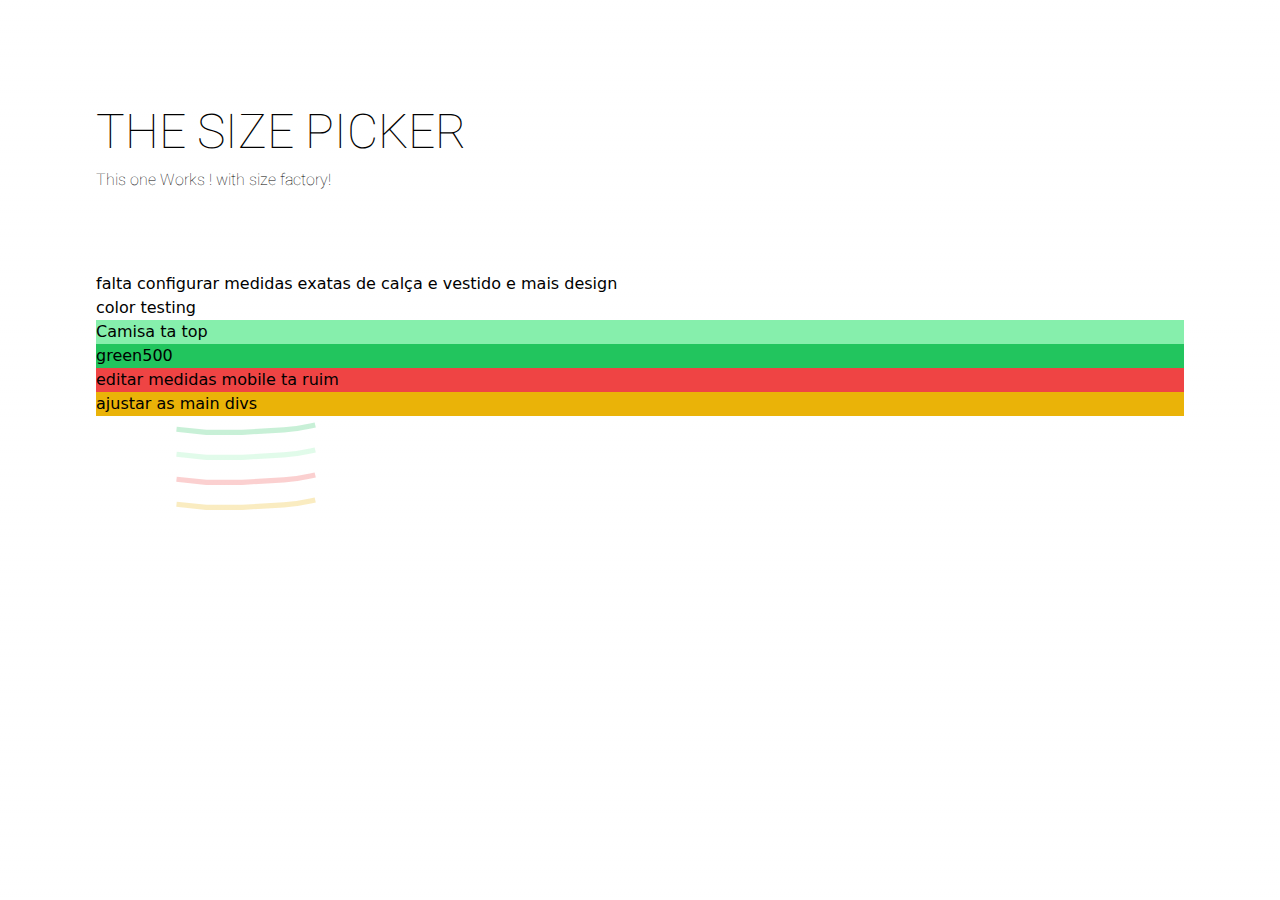
<file: index.html>
<!DOCTYPE html><html lang="pt-br"><head><meta charSet="utf-8"/><meta name="viewport" content="width=device-width"/><meta name="next-head-count" content="2"/><meta charSet="utf-8"/><link rel="preload" href="/_next/static/media/2aaf0723e720e8b9-s.p.woff2" as="font" type="font/woff2" crossorigin="anonymous" data-next-font="size-adjust"/><link rel="preload" href="/_next/static/media/02205c9944024f15-s.p.woff2" as="font" type="font/woff2" crossorigin="anonymous" data-next-font="size-adjust"/><link rel="preload" href="/_next/static/css/4016786e24094b34.css" as="style"/><link rel="stylesheet" href="/_next/static/css/4016786e24094b34.css" data-n-g=""/><link rel="preload" href="/_next/static/css/4cafdec78a07d6d7.css" as="style"/><link rel="stylesheet" href="/_next/static/css/4cafdec78a07d6d7.css" data-n-p=""/><noscript data-n-css=""></noscript><script defer="" nomodule="" src="/_next/static/chunks/polyfills-c67a75d1b6f99dc8.js"></script><script src="/_next/static/chunks/webpack-8fa1640cc84ba8fe.js" defer=""></script><script src="/_next/static/chunks/framework-2c79e2a64abdb08b.js" defer=""></script><script src="/_next/static/chunks/main-e9e843a2602bc4fa.js" defer=""></script><script src="/_next/static/chunks/pages/_app-ae907860a06fe57a.js" defer=""></script><script src="/_next/static/chunks/pages/index-fe4bf755696337c8.js" defer=""></script><script src="/_next/static/CkcMYuB_h9ZZbZR1oqimV/_buildManifest.js" defer=""></script><script src="/_next/static/CkcMYuB_h9ZZbZR1oqimV/_ssgManifest.js" defer=""></script></head><body class="bg-white"><div id="__next"><main class="flex-col  items-center justify-between p-24"><div class="__className_2e689e text-[3rem]">THE SIZE PICKER</div><div class="__className_2e689e mb-20"> This one Works ! with size factory!</div><div>falta configurar medidas exatas de calça e vestido e mais design</div><div>color testing<div class="bg-green-300">Camisa ta top</div><div class="bg-green-500">green500</div><div class="bg-red-500">editar medidas mobile ta ruim</div><div class="bg-yellow-500">ajustar as main divs</div><div><svg class="relative left-20" width="140" height="25" viewBox="0 0 273 25" fill="none" xmlns="http://www.w3.org/2000/svg"><path class="stroke-green-500 shadow-lg outline-1 opacity-25" d="M1 14L59 20H129L210.198 15.0904C227.703 14.0319 245.092 11.5362 262.188 7.62847L271.5 5.5" stroke-width="10"></path></svg><svg class="relative left-20" width="140" height="25" viewBox="0 0 273 25" fill="none" xmlns="http://www.w3.org/2000/svg"><path class="stroke-green-300 shadow-lg outline-1 opacity-25" d="M1 14L59 20H129L210.198 15.0904C227.703 14.0319 245.092 11.5362 262.188 7.62847L271.5 5.5" stroke-width="10"></path></svg><svg class="relative left-20" width="140" height="25" viewBox="0 0 273 25" fill="none" xmlns="http://www.w3.org/2000/svg"><path class="stroke-red-500 shadow-lg outline-1 opacity-25" d="M1 14L59 20H129L210.198 15.0904C227.703 14.0319 245.092 11.5362 262.188 7.62847L271.5 5.5" stroke-width="10"></path></svg><svg class="relative left-20" width="140" height="25" viewBox="0 0 273 25" fill="none" xmlns="http://www.w3.org/2000/svg"><path class="stroke-yellow-500 shadow-lg outline-1 opacity-25" d="M1 14L59 20H129L210.198 15.0904C227.703 14.0319 245.092 11.5362 262.188 7.62847L271.5 5.5" stroke-width="10"></path></svg></div></div></main></div><script id="__NEXT_DATA__" type="application/json">{"props":{"pageProps":{}},"page":"/","query":{},"buildId":"CkcMYuB_h9ZZbZR1oqimV","nextExport":true,"autoExport":true,"isFallback":false,"scriptLoader":[]}</script></body></html>
</file>
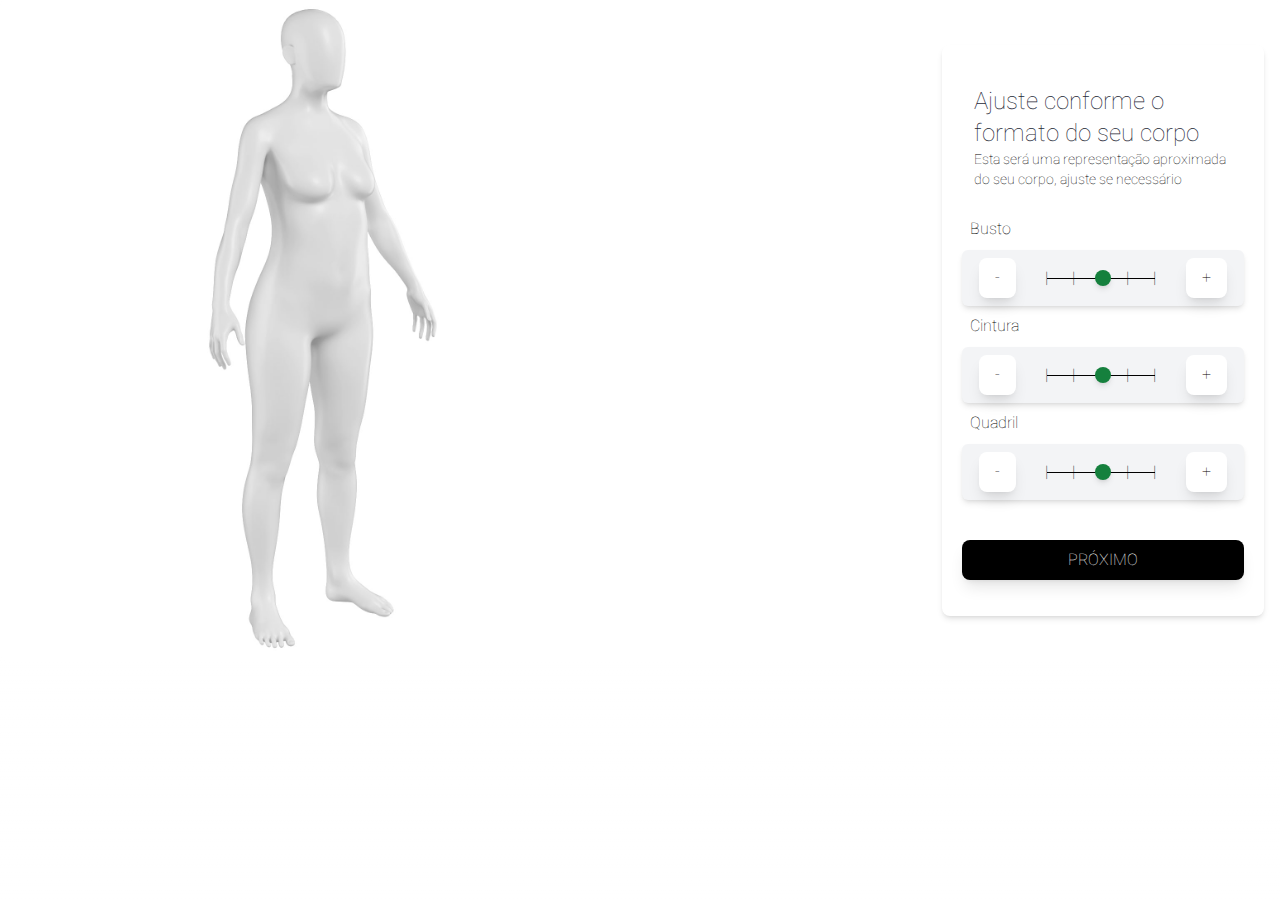
<file: doll/DollPage.html>
<!DOCTYPE html><html lang="pt-br"><head><meta charSet="utf-8"/><meta name="viewport" content="width=device-width"/><link rel="preload" as="image" href="/imgs_lela/010101.jpeg" fetchpriority="high"/><meta name="next-head-count" content="3"/><meta charSet="utf-8"/><link rel="preload" href="/_next/static/media/2aaf0723e720e8b9-s.p.woff2" as="font" type="font/woff2" crossorigin="anonymous" data-next-font="size-adjust"/><link rel="preload" href="/_next/static/media/02205c9944024f15-s.p.woff2" as="font" type="font/woff2" crossorigin="anonymous" data-next-font="size-adjust"/><link rel="preload" href="/_next/static/css/4016786e24094b34.css" as="style"/><link rel="stylesheet" href="/_next/static/css/4016786e24094b34.css" data-n-g=""/><link rel="preload" href="/_next/static/css/4cafdec78a07d6d7.css" as="style"/><link rel="stylesheet" href="/_next/static/css/4cafdec78a07d6d7.css" data-n-p=""/><noscript data-n-css=""></noscript><script defer="" nomodule="" src="/_next/static/chunks/polyfills-c67a75d1b6f99dc8.js"></script><script src="/_next/static/chunks/webpack-8fa1640cc84ba8fe.js" defer=""></script><script src="/_next/static/chunks/framework-2c79e2a64abdb08b.js" defer=""></script><script src="/_next/static/chunks/main-e9e843a2602bc4fa.js" defer=""></script><script src="/_next/static/chunks/pages/_app-ae907860a06fe57a.js" defer=""></script><script src="/_next/static/chunks/309-76b897040d64d250.js" defer=""></script><script src="/_next/static/chunks/pages/doll/DollPage-b6a65045557752a8.js" defer=""></script><script src="/_next/static/CkcMYuB_h9ZZbZR1oqimV/_buildManifest.js" defer=""></script><script src="/_next/static/CkcMYuB_h9ZZbZR1oqimV/_ssgManifest.js" defer=""></script></head><body class="bg-white"><div id="__next"><main class="__className_2e689e flex w-[100%] rounded-lg items-center bg-white"><div class="flex justify-center w-[100%] shadow-none "><div class="flex min-w-[13rem] justify-center max-w-[39%]"><img alt="a manequin that changes its sizes" fetchpriority="high" width="600" height="1600" decoding="async" data-nimg="1" style="color:transparent" src="/imgs_lela/010101.jpeg"/></div></div><div class="flex w-[100%] mr-2 justify-end"><div class="flex flex-col min-w-[20.125rem] max-w-[50%] p-5 bg-white rounded-lg shadow-md m-2"><h1 class="text-gray-800 pl-3 pt-5 text-2xl font-medium">Ajuste conforme o formato do seu corpo</h1><p class="text-sm text-black px-3 pb-5">Esta será uma representação aproximada do seu corpo, ajuste se necessário</p><div class=" flex flex-col"><h1 class="p-2 text-black">Busto</h1><hr class="relative ml-[85px] mr-[89px] top-[29px] shadow-md border-black"/><div class="flex justify-around p-2 bg-gray-100 rounded-md shadow-md"><div class="absolute"><div id="thumb" class="relative right-14 top-3 bg-green-700 shadow-md rounded-full p-2"></div></div><button class="p-2 px-4 mx-2 rounded-lg shadow-lg bg-white text-black">-</button><div class="flex items-center px-2"><button class=" text-black px-3">|</button><button class=" text-black px-3">|</button><button class=" text-black px-3">|</button><button class=" text-black px-3">|</button><button class=" text-black px-3">|</button></div><button class="p-2 px-4 rounded-lg shadow-lg bg-white mx-2 text-black">+</button></div></div><div class=" flex flex-col"><h1 class="p-2 text-black">Cintura</h1><hr class="relative ml-[85px] mr-[89px] top-[29px] shadow-md border-black"/><div class="flex justify-around p-2 bg-gray-100 rounded-md shadow-md"><div class="absolute"><div id="thumb" class="relative right-14 top-3 bg-green-700 shadow-md rounded-full p-2"></div></div><button class="p-2 px-4 mx-2 rounded-lg shadow-lg bg-white text-black">-</button><div class="flex items-center px-2"><button class=" text-black px-3">|</button><button class=" text-black px-3">|</button><button class=" text-black px-3">|</button><button class=" text-black px-3">|</button><button class=" text-black px-3">|</button></div><button class="p-2 px-4 rounded-lg shadow-lg bg-white mx-2 text-black">+</button></div></div><div class=" flex flex-col"><h1 class="p-2 text-black">Quadril</h1><hr class="relative ml-[85px] mr-[89px] top-[29px] shadow-md border-black"/><div class="flex justify-around p-2 bg-gray-100 rounded-md shadow-md"><div class="absolute"><div id="thumb" class="relative right-14 top-3 bg-green-700 shadow-md rounded-full p-2"></div></div><button class="p-2 px-4 mx-2 rounded-lg shadow-lg bg-white text-black">-</button><div class="flex items-center px-2"><button class=" text-black px-3">|</button><button class=" text-black px-3">|</button><button class=" text-black px-3">|</button><button class=" text-black px-3">|</button><button class=" text-black px-3">|</button></div><button class="p-2 px-4 rounded-lg shadow-lg bg-white mx-2 text-black">+</button></div></div><button class="rounded-lg bg-black shadow-lg py-2 my-4 mt-10 text-white  ">PRÓXIMO</button></div></div></main></div><script id="__NEXT_DATA__" type="application/json">{"props":{"pageProps":{}},"page":"/doll/DollPage","query":{},"buildId":"CkcMYuB_h9ZZbZR1oqimV","nextExport":true,"autoExport":true,"isFallback":false,"scriptLoader":[]}</script></body></html>
</file>
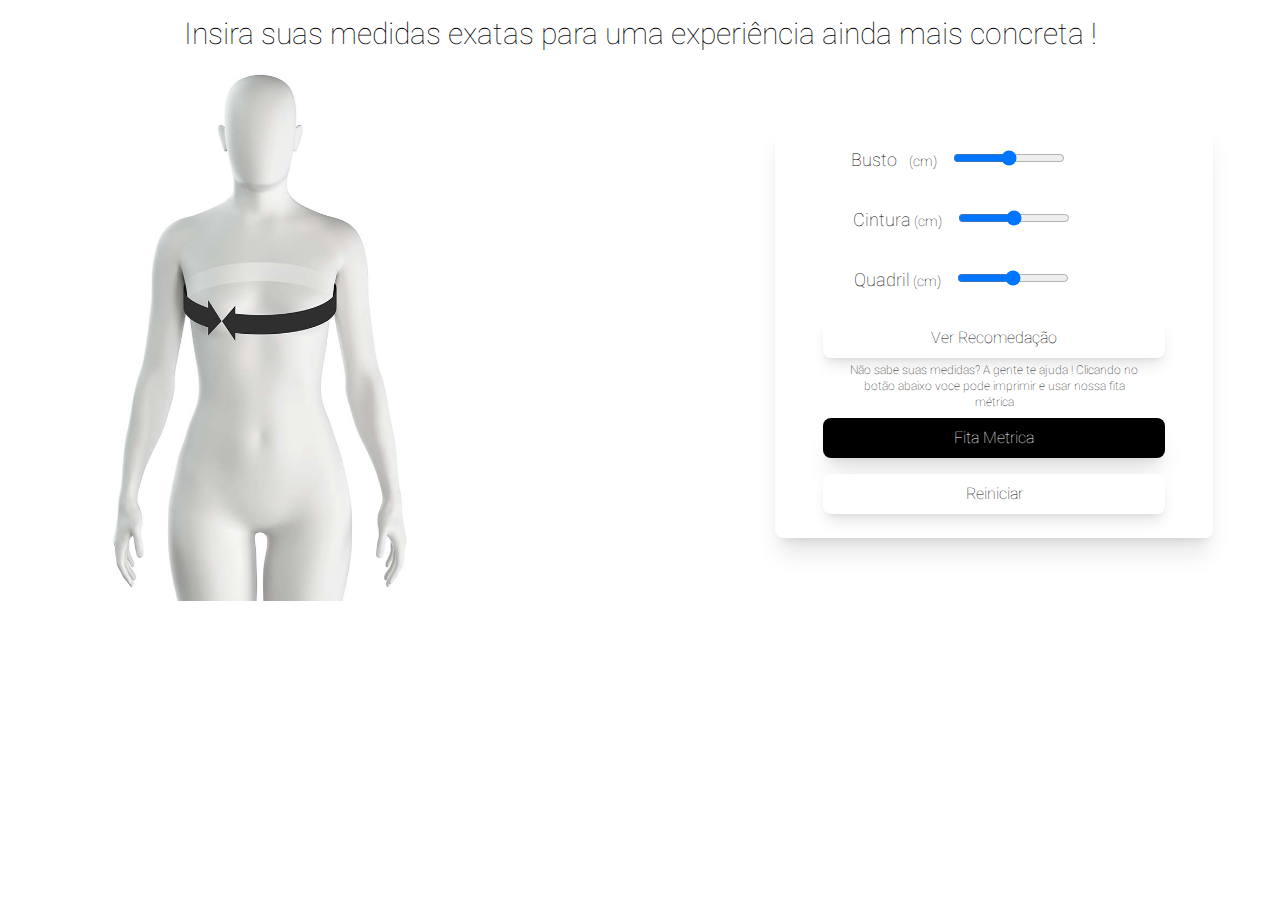
<file: medidas/EditarMedidas.html>
<!DOCTYPE html><html lang="pt-br"><head><meta charSet="utf-8"/><meta name="viewport" content="width=device-width"/><meta name="next-head-count" content="2"/><meta charSet="utf-8"/><link rel="preload" href="/_next/static/media/2aaf0723e720e8b9-s.p.woff2" as="font" type="font/woff2" crossorigin="anonymous" data-next-font="size-adjust"/><link rel="preload" href="/_next/static/media/02205c9944024f15-s.p.woff2" as="font" type="font/woff2" crossorigin="anonymous" data-next-font="size-adjust"/><link rel="preload" href="/_next/static/css/4016786e24094b34.css" as="style"/><link rel="stylesheet" href="/_next/static/css/4016786e24094b34.css" data-n-g=""/><link rel="preload" href="/_next/static/css/4cafdec78a07d6d7.css" as="style"/><link rel="stylesheet" href="/_next/static/css/4cafdec78a07d6d7.css" data-n-p=""/><noscript data-n-css=""></noscript><script defer="" nomodule="" src="/_next/static/chunks/polyfills-c67a75d1b6f99dc8.js"></script><script src="/_next/static/chunks/webpack-8fa1640cc84ba8fe.js" defer=""></script><script src="/_next/static/chunks/framework-2c79e2a64abdb08b.js" defer=""></script><script src="/_next/static/chunks/main-e9e843a2602bc4fa.js" defer=""></script><script src="/_next/static/chunks/pages/_app-ae907860a06fe57a.js" defer=""></script><script src="/_next/static/chunks/309-76b897040d64d250.js" defer=""></script><script src="/_next/static/chunks/pages/medidas/EditarMedidas-1a7b448e411a85d6.js" defer=""></script><script src="/_next/static/CkcMYuB_h9ZZbZR1oqimV/_buildManifest.js" defer=""></script><script src="/_next/static/CkcMYuB_h9ZZbZR1oqimV/_ssgManifest.js" defer=""></script></head><body class="bg-white"><div id="__next"><div class="__className_2e689e flex flex-col bg-white m-0 p-0"><div class="bg-white flex flex-col rounded-sm justify-between items-center"><h1 class="text-black text-center text-3xl mt-4 px-6">Insira suas medidas exatas para uma experiência ainda mais concreta !</h1><div class="flex flex-col bg-white"><div class="flex items-center  justify-center"><div class=" flex w-[100%] p-1"><div class="w-[100%] m-1"><img alt="/imgs_lela/chest.jpeg" loading="lazy" width="400" height="400" decoding="async" data-nimg="1" style="color:transparent" src="/imgs_lela/chest.jpeg"/></div></div><div class="flex justify-center items-center bg-white shadow-xl rounded-lg flex-col m-6  p-2"><div class="inline-block  min-w-fit m-4"><label class="text-lg text-black my-3">Busto<span class="text-sm text-black ml-3">(cm)</span></label><input type="range" class="mx-4 max-w-[7rem]" min="70" max="150" value="NaN"/><input class="text-black pl-2 max-w-[3.525rem]" type="number" min="70" max="170" value="NaN"/></div><div class="m-4"><label class="text-lg text-black my-3">Cintura<span class="text-sm text-black"> (cm)</span></label><input type="range" class=" mx-4 max-w-[7rem]" min="50" max="160" value="NaN"/><input type="number" class="text-black pl-2 max-w-[3.125rem]" min="50" max="160" value="NaN"/></div><div class="m-4"><label class="text-lg text-black my-3">Quadril<span class="text-sm text-black"> (cm)</span></label><input type="range" class=" mx-4 max-w-[7rem]" min="70" max="151" value="NaN"/><input type="number" class="text-black pl-2 max-w-[3.125rem]" min="70" max="151" value="NaN"/></div><div class="flex flex-col justify-center bg-white mx-10 my-2"><button class=" rounded-lg bg-white text-black py-2 shadow-lg ">Ver Recomedação</button><p class="text-black text-center text-xs mx-5 pt-1">Não sabe suas medidas? A gente te ajuda ! Clicando no botão abaixo voce pode imprimir e usar nossa fita métrica </p><a class="rounded-lg bg-black text-white shadow-xl py-2 my-2 text-center" href="/files/fita-metrica-eufloria.pdf" target="_blank" rel="noopener noreferrer">Fita Metrica</a><button class="rounded-lg bg-white text-black my-2 py-2 shadow-lg ">Reiniciar</button></div></div></div></div></div></div></div><script id="__NEXT_DATA__" type="application/json">{"props":{"pageProps":{}},"page":"/medidas/EditarMedidas","query":{},"buildId":"CkcMYuB_h9ZZbZR1oqimV","nextExport":true,"autoExport":true,"isFallback":false,"scriptLoader":[]}</script></body></html>
</file>
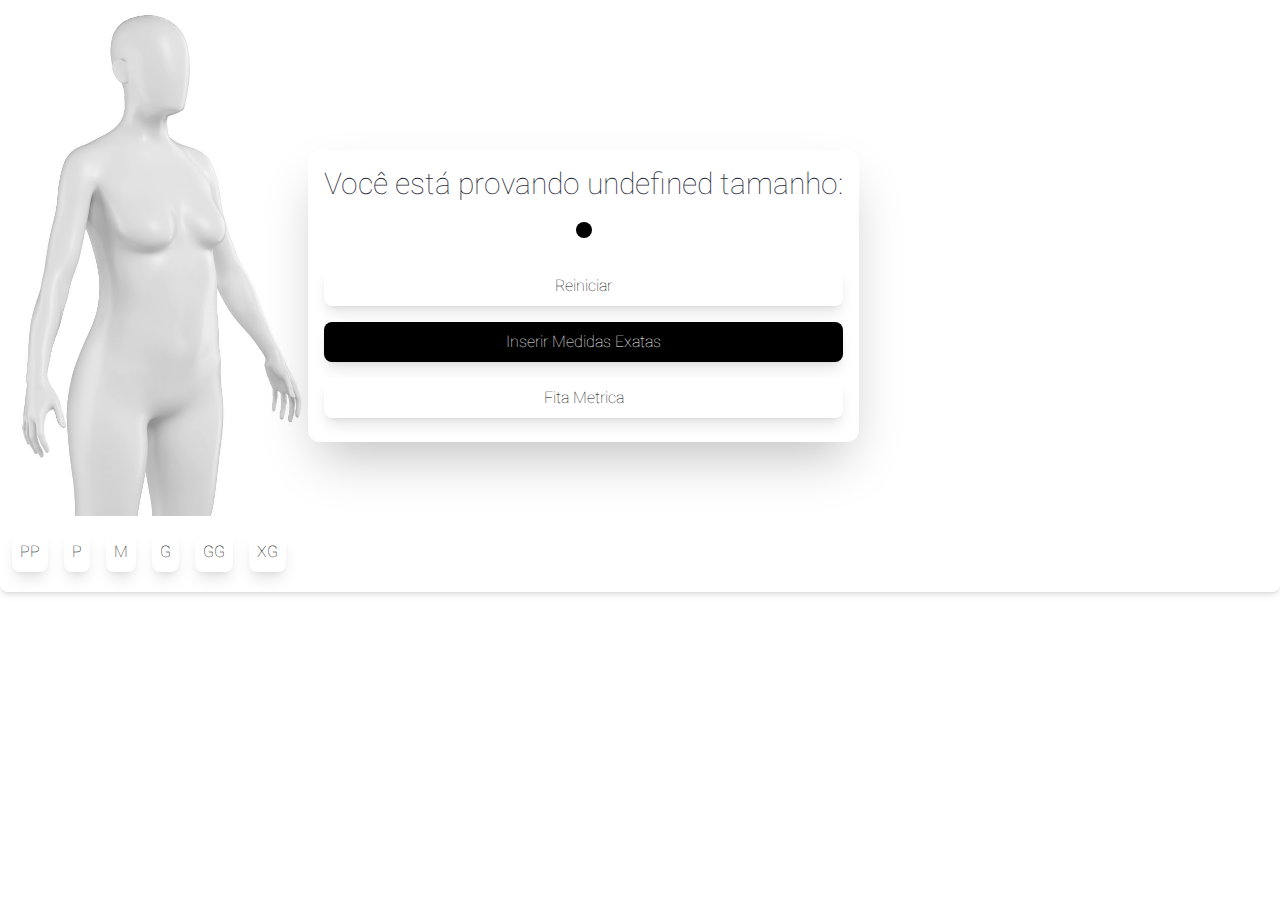
<file: result/resultPage.html>
<!DOCTYPE html><html lang="pt-br"><head><meta charSet="utf-8"/><meta name="viewport" content="width=device-width"/><meta name="next-head-count" content="2"/><meta charSet="utf-8"/><link rel="preload" href="/_next/static/media/2aaf0723e720e8b9-s.p.woff2" as="font" type="font/woff2" crossorigin="anonymous" data-next-font="size-adjust"/><link rel="preload" href="/_next/static/media/02205c9944024f15-s.p.woff2" as="font" type="font/woff2" crossorigin="anonymous" data-next-font="size-adjust"/><link rel="preload" href="/_next/static/css/4016786e24094b34.css" as="style"/><link rel="stylesheet" href="/_next/static/css/4016786e24094b34.css" data-n-g=""/><link rel="preload" href="/_next/static/css/4cafdec78a07d6d7.css" as="style"/><link rel="stylesheet" href="/_next/static/css/4cafdec78a07d6d7.css" data-n-p=""/><noscript data-n-css=""></noscript><script defer="" nomodule="" src="/_next/static/chunks/polyfills-c67a75d1b6f99dc8.js"></script><script src="/_next/static/chunks/webpack-8fa1640cc84ba8fe.js" defer=""></script><script src="/_next/static/chunks/framework-2c79e2a64abdb08b.js" defer=""></script><script src="/_next/static/chunks/main-e9e843a2602bc4fa.js" defer=""></script><script src="/_next/static/chunks/pages/_app-ae907860a06fe57a.js" defer=""></script><script src="/_next/static/chunks/309-76b897040d64d250.js" defer=""></script><script src="/_next/static/chunks/pages/result/resultPage-5863cbc0a3f5a6f9.js" defer=""></script><script src="/_next/static/CkcMYuB_h9ZZbZR1oqimV/_buildManifest.js" defer=""></script><script src="/_next/static/CkcMYuB_h9ZZbZR1oqimV/_ssgManifest.js" defer=""></script></head><body class="bg-white"><div id="__next"><div class=" __className_2e689e p-1 flex justify-start outline-1 bg-white rounded-lg shadow-md items-center"><div class="max-w-[19rem] min-w-[19rem] bg-white  self-start"><img alt="doll std img" loading="lazy" width="200" height="200" decoding="async" data-nimg="1" class="object-cover object-top h-[32rem] w-96" style="color:transparent" src="/imgs_lela/030303.jpeg"/><div class="flex my-4"><button class="rounded-lg bg-white shadow-lg py-2 mx-2 text-black px-2">PP</button><button class="rounded-lg bg-white shadow-lg py-2 mx-2 text-black px-2">P</button><button class="rounded-lg bg-white shadow-lg py-2 mx-2 text-black px-2">M</button><button class="rounded-lg bg-white shadow-lg py-2 mx-2 text-black px-2">G</button><button class="rounded-lg bg-white shadow-lg py-2 mx-2 text-black px-2">GG</button><button class="rounded-lg bg-white shadow-lg py-2 mx-2 text-black px-2">XG</button></div></div><div class="flex flex-col bg-white shadow-2xl rounded-xl px-4 py-4 justify-between my-2 "><h1 class="text-gray-800 font font-medium text-3xl py-22"> Você está provando <!-- -->undefined<!-- --> tamanho:<div class="flex justify-center"><p class="flex bg-black rounded-lg self-center p-2 my-5 max-w-[50%] text-white"></p></div></h1><div class="flex flex-col justify-start mt-0"><button class="rounded-lg bg-white text-black shadow-lg py-2 my-2  ">Reiniciar</button><button class="rounded-lg bg-black text-white shadow-lg py-2 my-2  ">Inserir Medidas Exatas</button><a class="rounded-lg bg-white text-black shadow-lg py-2 my-2 text-center " href="/files/fita-metrica-eufloria.pdf" target="_blank" rel="noopener noreferrer">Fita Metrica</a></div></div></div></div><script id="__NEXT_DATA__" type="application/json">{"props":{"pageProps":{}},"page":"/result/resultPage","query":{},"buildId":"CkcMYuB_h9ZZbZR1oqimV","nextExport":true,"autoExport":true,"isFallback":false,"scriptLoader":[]}</script></body></html>
</file>
<file: _next/static/css/4cafdec78a07d6d7.css>
@font-face{font-family:__Roboto_2e689e;font-style:normal;font-weight:100;font-display:swap;src:url(/_next/static/media/3d8af05b1dbb5df8-s.woff2) format("woff2");unicode-range:U+0460-052f,U+1c80-1c88,U+20b4,U+2de0-2dff,U+a640-a69f,U+fe2e-fe2f}@font-face{font-family:__Roboto_2e689e;font-style:normal;font-weight:100;font-display:swap;src:url(/_next/static/media/a50efca067c45ff7-s.woff2) format("woff2");unicode-range:U+0301,U+0400-045f,U+0490-0491,U+04b0-04b1,U+2116}@font-face{font-family:__Roboto_2e689e;font-style:normal;font-weight:100;font-display:swap;src:url(/_next/static/media/af961b7eb9a15f7e-s.woff2) format("woff2");unicode-range:U+1f??}@font-face{font-family:__Roboto_2e689e;font-style:normal;font-weight:100;font-display:swap;src:url(/_next/static/media/c0058a8df935bb33-s.woff2) format("woff2");unicode-range:U+0370-03ff}@font-face{font-family:__Roboto_2e689e;font-style:normal;font-weight:100;font-display:swap;src:url(/_next/static/media/dbe242b5c3b9d8cb-s.woff2) format("woff2");unicode-range:U+0102-0103,U+0110-0111,U+0128-0129,U+0168-0169,U+01a0-01a1,U+01af-01b0,U+0300-0301,U+0303-0304,U+0308-0309,U+0323,U+0329,U+1ea0-1ef9,U+20ab}@font-face{font-family:__Roboto_2e689e;font-style:normal;font-weight:100;font-display:swap;src:url(/_next/static/media/3511fdf6750b518d-s.woff2) format("woff2");unicode-range:U+0100-02af,U+0304,U+0308,U+0329,U+1e00-1e9f,U+1ef2-1eff,U+2020,U+20a0-20ab,U+20ad-20cf,U+2113,U+2c60-2c7f,U+a720-a7ff}@font-face{font-family:__Roboto_2e689e;font-style:normal;font-weight:100;font-display:swap;src:url(/_next/static/media/02205c9944024f15-s.p.woff2) format("woff2");unicode-range:U+00??,U+0131,U+0152-0153,U+02bb-02bc,U+02c6,U+02da,U+02dc,U+0304,U+0308,U+0329,U+2000-206f,U+2074,U+20ac,U+2122,U+2191,U+2193,U+2212,U+2215,U+feff,U+fffd}@font-face{font-family:__Roboto_Fallback_2e689e;src:local("Arial");ascent-override:92.67%;descent-override:24.39%;line-gap-override:0.00%;size-adjust:100.11%}.__className_2e689e{font-family:__Roboto_2e689e,__Roboto_Fallback_2e689e;font-weight:100;font-style:normal}@font-face{font-family:__Inter_0ec1f4;font-style:normal;font-weight:100 900;font-display:swap;src:url(/_next/static/media/d1d9458b69004127-s.woff2) format("woff2");unicode-range:U+0460-052f,U+1c80-1c88,U+20b4,U+2de0-2dff,U+a640-a69f,U+fe2e-fe2f}@font-face{font-family:__Inter_0ec1f4;font-style:normal;font-weight:100 900;font-display:swap;src:url(/_next/static/media/b967158bc7d7a9fb-s.woff2) format("woff2");unicode-range:U+0301,U+0400-045f,U+0490-0491,U+04b0-04b1,U+2116}@font-face{font-family:__Inter_0ec1f4;font-style:normal;font-weight:100 900;font-display:swap;src:url(/_next/static/media/ae9ae6716d4f8bf8-s.woff2) format("woff2");unicode-range:U+1f??}@font-face{font-family:__Inter_0ec1f4;font-style:normal;font-weight:100 900;font-display:swap;src:url(/_next/static/media/c0f5ec5bbf5913b7-s.woff2) format("woff2");unicode-range:U+0370-03ff}@font-face{font-family:__Inter_0ec1f4;font-style:normal;font-weight:100 900;font-display:swap;src:url(/_next/static/media/b1db3e28af9ef94a-s.woff2) format("woff2");unicode-range:U+0102-0103,U+0110-0111,U+0128-0129,U+0168-0169,U+01a0-01a1,U+01af-01b0,U+0300-0301,U+0303-0304,U+0308-0309,U+0323,U+0329,U+1ea0-1ef9,U+20ab}@font-face{font-family:__Inter_0ec1f4;font-style:normal;font-weight:100 900;font-display:swap;src:url(/_next/static/media/9c4f34569c9b36ca-s.woff2) format("woff2");unicode-range:U+0100-02af,U+0304,U+0308,U+0329,U+1e00-1e9f,U+1ef2-1eff,U+2020,U+20a0-20ab,U+20ad-20cf,U+2113,U+2c60-2c7f,U+a720-a7ff}@font-face{font-family:__Inter_0ec1f4;font-style:normal;font-weight:100 900;font-display:swap;src:url(/_next/static/media/2aaf0723e720e8b9-s.p.woff2) format("woff2");unicode-range:U+00??,U+0131,U+0152-0153,U+02bb-02bc,U+02c6,U+02da,U+02dc,U+0304,U+0308,U+0329,U+2000-206f,U+2074,U+20ac,U+2122,U+2191,U+2193,U+2212,U+2215,U+feff,U+fffd}@font-face{font-family:__Inter_Fallback_0ec1f4;src:local("Arial");ascent-override:90.20%;descent-override:22.48%;line-gap-override:0.00%;size-adjust:107.40%}.__className_0ec1f4{font-family:__Inter_0ec1f4,__Inter_Fallback_0ec1f4;font-style:normal}
</file>
<file: _next/static/css/4016786e24094b34.css>
/*
! tailwindcss v3.3.1 | MIT License | https://tailwindcss.com
*/*,:after,:before{box-sizing:border-box;border:0 solid #e5e7eb}:after,:before{--tw-content:""}html{line-height:1.5;-webkit-text-size-adjust:100%;-moz-tab-size:4;-o-tab-size:4;tab-size:4;font-family:ui-sans-serif,system-ui,-apple-system,BlinkMacSystemFont,Segoe UI,Roboto,Helvetica Neue,Arial,Noto Sans,sans-serif,Apple Color Emoji,Segoe UI Emoji,Segoe UI Symbol,Noto Color Emoji;font-feature-settings:normal;font-variation-settings:normal}body{margin:0;line-height:inherit}hr{height:0;color:inherit;border-top-width:1px}abbr:where([title]){-webkit-text-decoration:underline dotted;text-decoration:underline dotted}h1,h2,h3,h4,h5,h6{font-size:inherit;font-weight:inherit}a{color:inherit;text-decoration:inherit}b,strong{font-weight:bolder}code,kbd,pre,samp{font-family:ui-monospace,SFMono-Regular,Menlo,Monaco,Consolas,Liberation Mono,Courier New,monospace;font-size:1em}small{font-size:80%}sub,sup{font-size:75%;line-height:0;position:relative;vertical-align:baseline}sub{bottom:-.25em}sup{top:-.5em}table{text-indent:0;border-color:inherit;border-collapse:collapse}button,input,optgroup,select,textarea{font-family:inherit;font-size:100%;font-weight:inherit;line-height:inherit;color:inherit;margin:0;padding:0}button,select{text-transform:none}[type=button],[type=reset],[type=submit],button{-webkit-appearance:button;background-color:transparent;background-image:none}:-moz-focusring{outline:auto}:-moz-ui-invalid{box-shadow:none}progress{vertical-align:baseline}::-webkit-inner-spin-button,::-webkit-outer-spin-button{height:auto}[type=search]{-webkit-appearance:textfield;outline-offset:-2px}::-webkit-search-decoration{-webkit-appearance:none}::-webkit-file-upload-button{-webkit-appearance:button;font:inherit}summary{display:list-item}blockquote,dd,dl,figure,h1,h2,h3,h4,h5,h6,hr,p,pre{margin:0}fieldset{margin:0}fieldset,legend{padding:0}menu,ol,ul{list-style:none;margin:0;padding:0}textarea{resize:vertical}input::-moz-placeholder,textarea::-moz-placeholder{opacity:1;color:#9ca3af}input::placeholder,textarea::placeholder{opacity:1;color:#9ca3af}[role=button],button{cursor:pointer}:disabled{cursor:default}audio,canvas,embed,iframe,img,object,svg,video{display:block;vertical-align:middle}img,video{max-width:100%;height:auto}[hidden]{display:none}*,:after,:before{--tw-border-spacing-x:0;--tw-border-spacing-y:0;--tw-translate-x:0;--tw-translate-y:0;--tw-rotate:0;--tw-skew-x:0;--tw-skew-y:0;--tw-scale-x:1;--tw-scale-y:1;--tw-pan-x: ;--tw-pan-y: ;--tw-pinch-zoom: ;--tw-scroll-snap-strictness:proximity;--tw-ordinal: ;--tw-slashed-zero: ;--tw-numeric-figure: ;--tw-numeric-spacing: ;--tw-numeric-fraction: ;--tw-ring-inset: ;--tw-ring-offset-width:0px;--tw-ring-offset-color:#fff;--tw-ring-color:rgba(59,130,246,.5);--tw-ring-offset-shadow:0 0 #0000;--tw-ring-shadow:0 0 #0000;--tw-shadow:0 0 #0000;--tw-shadow-colored:0 0 #0000;--tw-blur: ;--tw-brightness: ;--tw-contrast: ;--tw-grayscale: ;--tw-hue-rotate: ;--tw-invert: ;--tw-saturate: ;--tw-sepia: ;--tw-drop-shadow: ;--tw-backdrop-blur: ;--tw-backdrop-brightness: ;--tw-backdrop-contrast: ;--tw-backdrop-grayscale: ;--tw-backdrop-hue-rotate: ;--tw-backdrop-invert: ;--tw-backdrop-opacity: ;--tw-backdrop-saturate: ;--tw-backdrop-sepia: }::backdrop{--tw-border-spacing-x:0;--tw-border-spacing-y:0;--tw-translate-x:0;--tw-translate-y:0;--tw-rotate:0;--tw-skew-x:0;--tw-skew-y:0;--tw-scale-x:1;--tw-scale-y:1;--tw-pan-x: ;--tw-pan-y: ;--tw-pinch-zoom: ;--tw-scroll-snap-strictness:proximity;--tw-ordinal: ;--tw-slashed-zero: ;--tw-numeric-figure: ;--tw-numeric-spacing: ;--tw-numeric-fraction: ;--tw-ring-inset: ;--tw-ring-offset-width:0px;--tw-ring-offset-color:#fff;--tw-ring-color:rgba(59,130,246,.5);--tw-ring-offset-shadow:0 0 #0000;--tw-ring-shadow:0 0 #0000;--tw-shadow:0 0 #0000;--tw-shadow-colored:0 0 #0000;--tw-blur: ;--tw-brightness: ;--tw-contrast: ;--tw-grayscale: ;--tw-hue-rotate: ;--tw-invert: ;--tw-saturate: ;--tw-sepia: ;--tw-drop-shadow: ;--tw-backdrop-blur: ;--tw-backdrop-brightness: ;--tw-backdrop-contrast: ;--tw-backdrop-grayscale: ;--tw-backdrop-hue-rotate: ;--tw-backdrop-invert: ;--tw-backdrop-opacity: ;--tw-backdrop-saturate: ;--tw-backdrop-sepia: }.absolute{position:absolute}.relative{position:relative}.left-1{left:.25rem}.left-16{left:4rem}.left-20{left:5rem}.left-28{left:7rem}.left-8{left:2rem}.right-0{right:0}.right-14{right:3.5rem}.right-7{right:1.75rem}.top-12{top:3rem}.top-3{top:.75rem}.top-36{top:9rem}.top-40{top:10rem}.top-44{top:11rem}.top-48{top:12rem}.top-52{top:13rem}.top-60{top:15rem}.top-\[12\.225rem\]{top:12.225rem}.top-\[29px\]{top:29px}.m-0{margin:0}.m-1{margin:.25rem}.m-2{margin:.5rem}.m-4{margin:1rem}.m-6{margin:1.5rem}.mx-10{margin-left:2.5rem;margin-right:2.5rem}.mx-2{margin-left:.5rem;margin-right:.5rem}.mx-4{margin-left:1rem;margin-right:1rem}.mx-5{margin-left:1.25rem;margin-right:1.25rem}.mx-6{margin-left:1.5rem;margin-right:1.5rem}.my-2{margin-top:.5rem;margin-bottom:.5rem}.my-3{margin-top:.75rem;margin-bottom:.75rem}.my-4{margin-top:1rem;margin-bottom:1rem}.my-5{margin-top:1.25rem;margin-bottom:1.25rem}.mb-20{margin-bottom:5rem}.ml-3{margin-left:.75rem}.ml-4{margin-left:1rem}.ml-\[85px\]{margin-left:85px}.mr-2{margin-right:.5rem}.mr-\[89px\]{margin-right:89px}.mt-0{margin-top:0}.mt-10{margin-top:2.5rem}.mt-16{margin-top:4rem}.mt-4{margin-top:1rem}.mt-8{margin-top:2rem}.block{display:block}.inline-block{display:inline-block}.flex{display:flex}.h-\[32rem\]{height:32rem}.w-32{width:8rem}.w-96{width:24rem}.w-\[100\%\]{width:100%}.min-w-\[13rem\]{min-width:13rem}.min-w-\[19rem\]{min-width:19rem}.min-w-\[20\.125rem\]{min-width:20.125rem}.min-w-fit{min-width:-moz-fit-content;min-width:fit-content}.max-w-\[100\%\]{max-width:100%}.max-w-\[19rem\]{max-width:19rem}.max-w-\[3\.125rem\]{max-width:3.125rem}.max-w-\[3\.525rem\]{max-width:3.525rem}.max-w-\[39\%\]{max-width:39%}.max-w-\[50\%\]{max-width:50%}.max-w-\[7rem\]{max-width:7rem}.translate-x-7{--tw-translate-x:1.75rem}.translate-x-7,.translate-x-\[3\.5rem\]{transform:translate(var(--tw-translate-x),var(--tw-translate-y)) rotate(var(--tw-rotate)) skewX(var(--tw-skew-x)) skewY(var(--tw-skew-y)) scaleX(var(--tw-scale-x)) scaleY(var(--tw-scale-y))}.translate-x-\[3\.5rem\]{--tw-translate-x:3.5rem}@keyframes pulse{50%{opacity:.5}}.animate-pulse{animation:pulse 2s cubic-bezier(.4,0,.6,1) infinite}.cursor-pointer{cursor:pointer}.flex-col{flex-direction:column}.items-center{align-items:center}.justify-start{justify-content:flex-start}.justify-end{justify-content:flex-end}.justify-center{justify-content:center}.justify-between{justify-content:space-between}.justify-around{justify-content:space-around}.self-start{align-self:flex-start}.self-center{align-self:center}.rounded-full{border-radius:9999px}.rounded-lg{border-radius:.5rem}.rounded-md{border-radius:.375rem}.rounded-sm{border-radius:.125rem}.rounded-xl{border-radius:.75rem}.border-black{--tw-border-opacity:1;border-color:rgb(0 0 0/var(--tw-border-opacity))}.bg-black{--tw-bg-opacity:1;background-color:rgb(0 0 0/var(--tw-bg-opacity))}.bg-gray-100{--tw-bg-opacity:1;background-color:rgb(243 244 246/var(--tw-bg-opacity))}.bg-gray-50{--tw-bg-opacity:1;background-color:rgb(249 250 251/var(--tw-bg-opacity))}.bg-green-300{--tw-bg-opacity:1;background-color:rgb(134 239 172/var(--tw-bg-opacity))}.bg-green-500{--tw-bg-opacity:1;background-color:rgb(34 197 94/var(--tw-bg-opacity))}.bg-green-700{--tw-bg-opacity:1;background-color:rgb(21 128 61/var(--tw-bg-opacity))}.bg-red-500{--tw-bg-opacity:1;background-color:rgb(239 68 68/var(--tw-bg-opacity))}.bg-white{--tw-bg-opacity:1;background-color:rgb(255 255 255/var(--tw-bg-opacity))}.bg-yellow-500{--tw-bg-opacity:1;background-color:rgb(234 179 8/var(--tw-bg-opacity))}.stroke-green-300{stroke:#86efac}.stroke-green-500{stroke:#22c55e}.stroke-red-500{stroke:#ef4444}.stroke-yellow-500{stroke:#eab308}.object-cover{-o-object-fit:cover;object-fit:cover}.object-top{-o-object-position:top;object-position:top}.p-0{padding:0}.p-1{padding:.25rem}.p-2{padding:.5rem}.p-24{padding:6rem}.p-4{padding:1rem}.p-5{padding:1.25rem}.px-10{padding-left:2.5rem;padding-right:2.5rem}.px-2{padding-left:.5rem;padding-right:.5rem}.px-3{padding-left:.75rem;padding-right:.75rem}.px-4{padding-left:1rem;padding-right:1rem}.px-5{padding-left:1.25rem;padding-right:1.25rem}.px-6{padding-left:1.5rem;padding-right:1.5rem}.py-1{padding-top:.25rem;padding-bottom:.25rem}.py-2{padding-top:.5rem;padding-bottom:.5rem}.py-4{padding-top:1rem;padding-bottom:1rem}.py-5{padding-top:1.25rem}.pb-5,.py-5{padding-bottom:1.25rem}.pl-2{padding-left:.5rem}.pl-3{padding-left:.75rem}.pt-1{padding-top:.25rem}.pt-10{padding-top:2.5rem}.pt-5{padding-top:1.25rem}.text-center{text-align:center}.text-end{text-align:end}.text-2xl{font-size:1.5rem;line-height:2rem}.text-3xl{font-size:1.875rem;line-height:2.25rem}.text-\[1\.7rem\]{font-size:1.7rem}.text-\[3rem\]{font-size:3rem}.text-lg{font-size:1.125rem;line-height:1.75rem}.text-sm{font-size:.875rem;line-height:1.25rem}.text-xs{font-size:.75rem;line-height:1rem}.font-medium{font-weight:500}.text-black{--tw-text-opacity:1;color:rgb(0 0 0/var(--tw-text-opacity))}.text-gray-800{--tw-text-opacity:1;color:rgb(31 41 55/var(--tw-text-opacity))}.text-white{--tw-text-opacity:1;color:rgb(255 255 255/var(--tw-text-opacity))}.opacity-25{opacity:.25}.shadow-2xl{--tw-shadow:0 25px 50px -12px rgba(0,0,0,.25);--tw-shadow-colored:0 25px 50px -12px var(--tw-shadow-color)}.shadow-2xl,.shadow-lg{box-shadow:var(--tw-ring-offset-shadow,0 0 #0000),var(--tw-ring-shadow,0 0 #0000),var(--tw-shadow)}.shadow-lg{--tw-shadow:0 10px 15px -3px rgba(0,0,0,.1),0 4px 6px -4px rgba(0,0,0,.1);--tw-shadow-colored:0 10px 15px -3px var(--tw-shadow-color),0 4px 6px -4px var(--tw-shadow-color)}.shadow-md{--tw-shadow:0 4px 6px -1px rgba(0,0,0,.1),0 2px 4px -2px rgba(0,0,0,.1);--tw-shadow-colored:0 4px 6px -1px var(--tw-shadow-color),0 2px 4px -2px var(--tw-shadow-color)}.shadow-md,.shadow-none{box-shadow:var(--tw-ring-offset-shadow,0 0 #0000),var(--tw-ring-shadow,0 0 #0000),var(--tw-shadow)}.shadow-none{--tw-shadow:0 0 #0000;--tw-shadow-colored:0 0 #0000}.shadow-xl{--tw-shadow:0 20px 25px -5px rgba(0,0,0,.1),0 8px 10px -6px rgba(0,0,0,.1);--tw-shadow-colored:0 20px 25px -5px var(--tw-shadow-color),0 8px 10px -6px var(--tw-shadow-color);box-shadow:var(--tw-ring-offset-shadow,0 0 #0000),var(--tw-ring-shadow,0 0 #0000),var(--tw-shadow)}.outline-1{outline-width:1px}.transition-all{transition-property:all;transition-timing-function:cubic-bezier(.4,0,.2,1);transition-duration:.15s}.delay-500{transition-delay:.5s}.duration-1000{transition-duration:1s}.duration-150{transition-duration:.15s}:root{--foreground-rgb:0,0,0;--background-start-rgb:214,219,220;--background-end-rgb:255,255,255}@media (prefers-color-scheme:dark){:root{--foreground-rgb:255,255,255;--background-start-rgb:0,0,0;--background-end-rgb:0,0,0}}body{color:rgb(var(--foreground-rgb));background:linear-gradient(to bottom,transparent,rgb(var(--background-end-rgb))) rgb(var(--background-start-rgb))}
</file>
